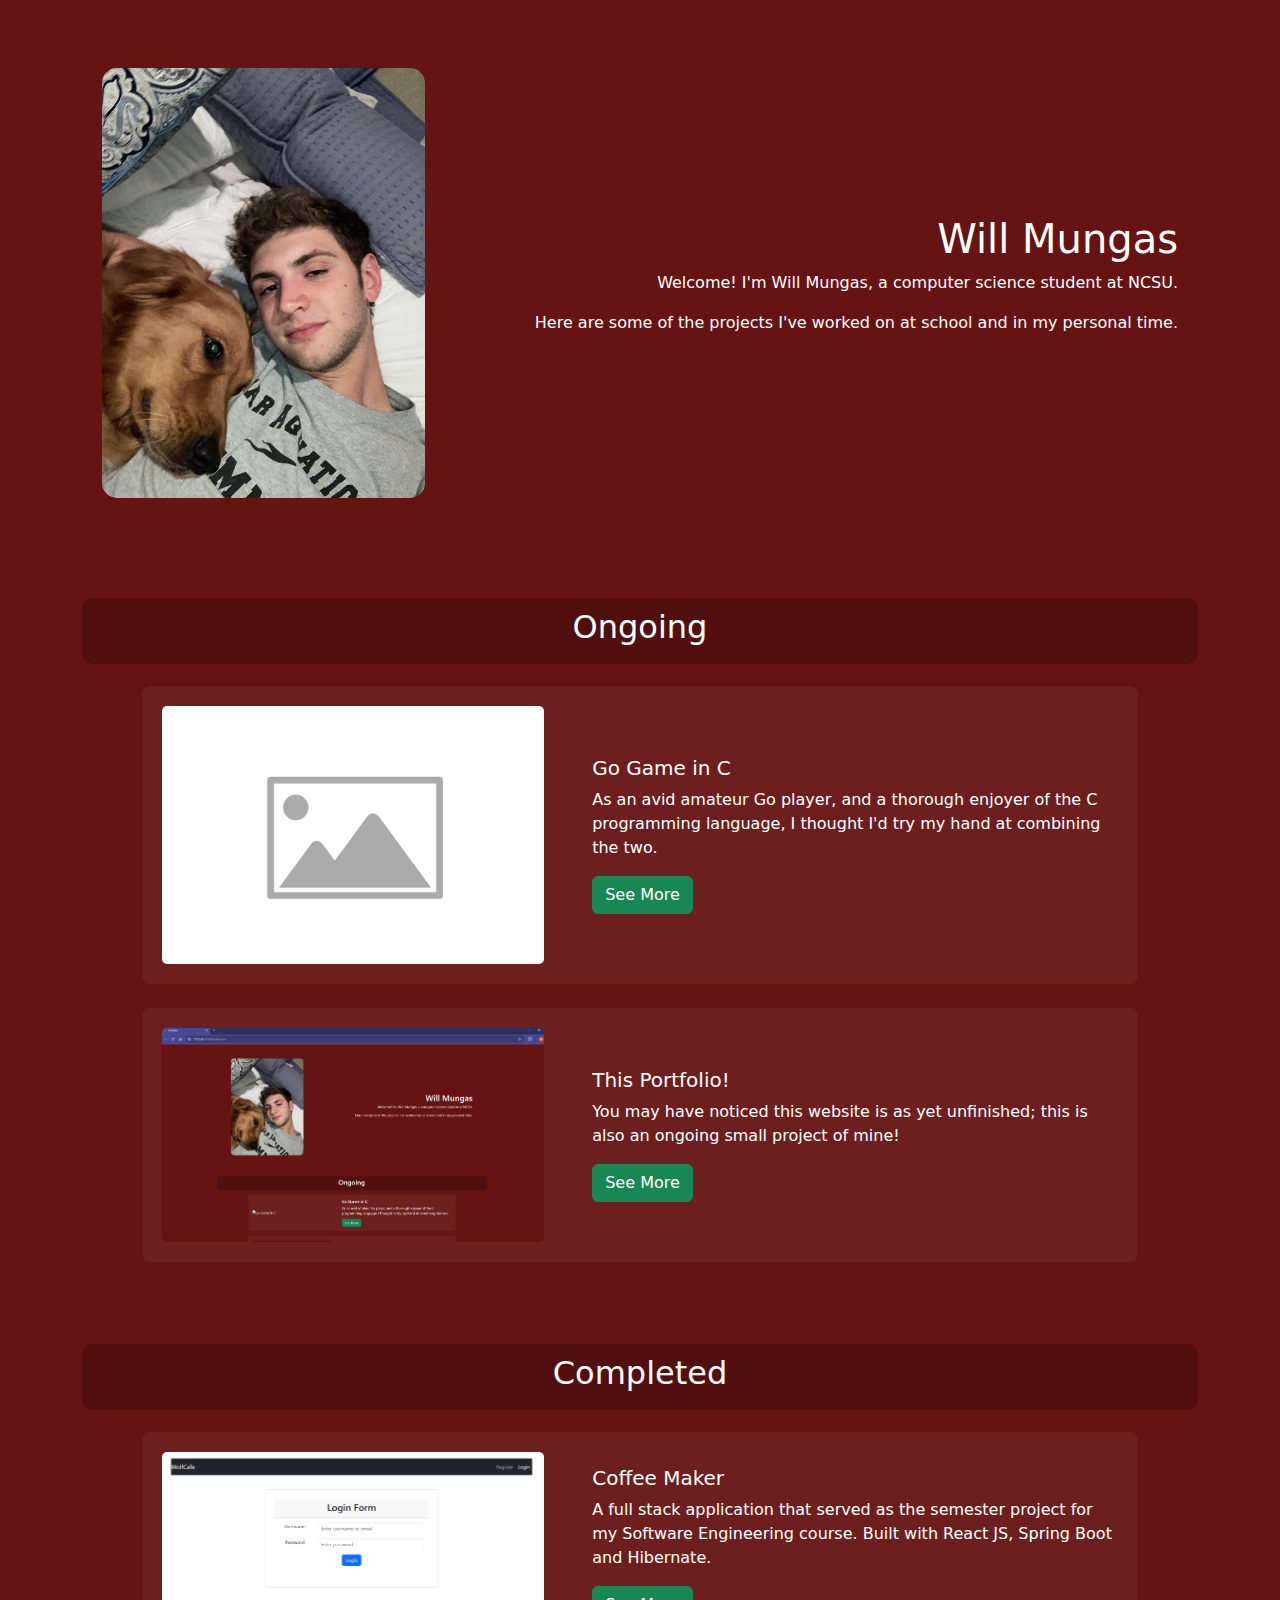
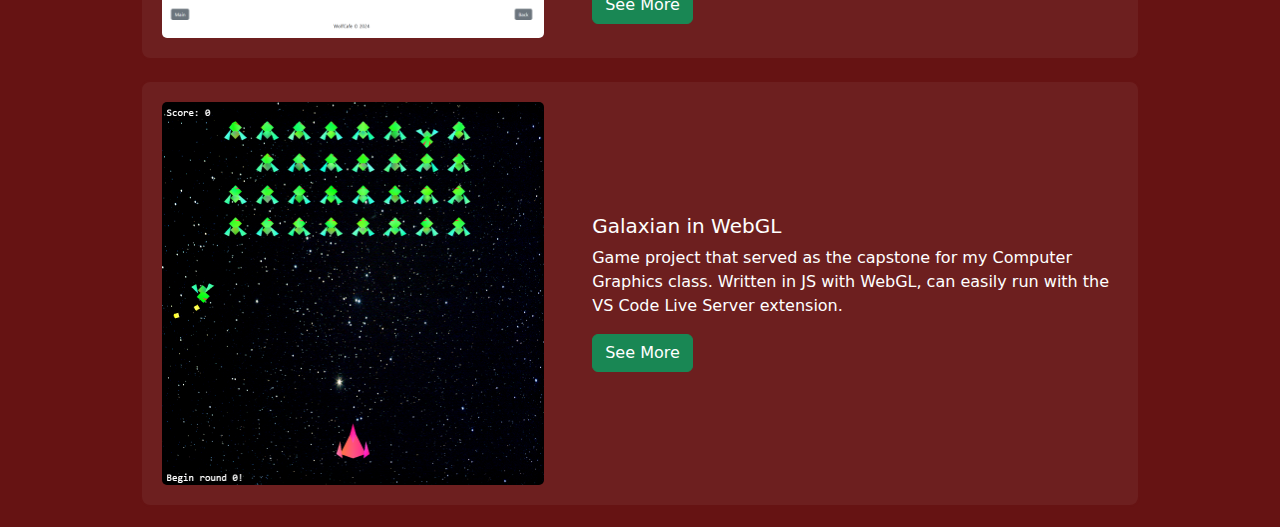
<file: index.html>
<!DOCTYPE html>
<html lang="en">
<head>
    <meta charset="UTF-8">
    <meta name="viewport" content="width=device-width, initial-scale=1.0">
    <title>Portfolio</title>
    <link href="https://cdn.jsdelivr.net/npm/bootstrap@5.3.0/dist/css/bootstrap.min.css" rel="stylesheet">
    <link rel="stylesheet" href="style.css">
</head>
    
<body>
    <div class="container mt-5">
        <div class="header">
            <img src="images/profile.jpg" alt="My Picture">
            <div>
                <h1>Will Mungas</h1>
                <p>
                    Welcome! I'm Will Mungas, a computer science student at NCSU.
                </p>
                <p>
                    Here are some of the projects I've worked on at school and in my personal time.
                </p>
            </div>
        </div>

        <div class="section-header">
            <h2>Ongoing</h2>
        </div>
        
        
        <div class="project-section">
            <img src="images/placeholder.png" alt="Go Game in C">
            <div class="project-content">
                <h5>Go Game in C</h5>
                <p>As an avid amateur Go player, and a thorough enjoyer of the C programming language, I thought I'd try my hand at combining the two.</p>
                <a href="subpages/go_game.html" class="btn btn-success">See More</a>
            </div>
        </div>

        <div class="project-section">
            <img src="images/portfolio.png" alt="Website-inception?">
            <div class="project-content">
                <h5>This Portfolio!</h5>
                <p>You may have noticed this website is as yet unfinished; this is also an ongoing small project of mine!</p>
                <a href="subpages/portfolio.html" class="btn btn-success">See More</a>
            </div>
        </div>

        <div class="section-header">
            <h2>Completed</h2>
        </div>
        
        <div class="project-section">
            <img src="images/coffee_thumbnail.png" alt="Coffee Maker">
            <div class="project-content">
                <h5>Coffee Maker</h5>
                <p>A full stack application that served as the semester project for my Software Engineering course. Built with React JS, Spring Boot and Hibernate.</p>
                <a href="subpages/coffee_maker.html" class="btn btn-success">See More</a>
            </div>
        </div>

        <div class="project-section">
            <img src="images/galaxian_thumbnail.png" alt="Galaxian in WebGL">
            <div class="project-content">
                <h5>Galaxian in WebGL</h5>
                <p>Game project that served as the capstone for my Computer Graphics class. Written in JS with WebGL, can easily run with the VS Code Live Server extension.</p>
                <a href="subpages/galaxian.html" class="btn btn-success">See More</a>
            </div>
        </div>
    </div>
</body>
</html>
</file>
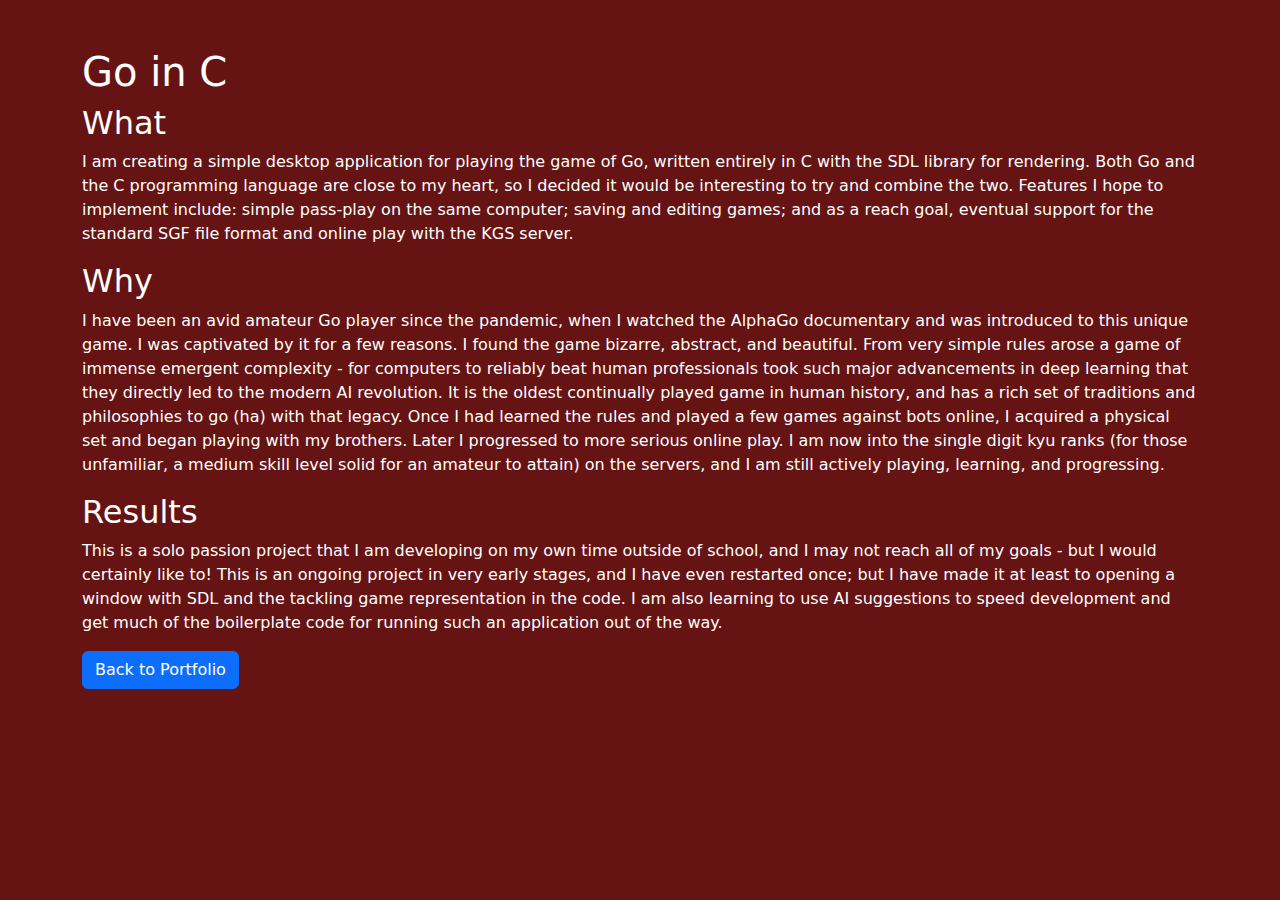
<file: go_game.html>
<!DOCTYPE html>
<html lang="en">
<head>
    <meta charset="UTF-8">
    <meta name="viewport" content="width=device-width, initial-scale=1.0">
    <title>Will Mungas - Go in C</title>
    <link href="https://cdn.jsdelivr.net/npm/bootstrap@5.3.0/dist/css/bootstrap.min.css" rel="stylesheet">
    <link rel="stylesheet" href="style.css">
</head>
<body>
    <div class="container mt-5">
        <h1>Go in C</h1>

        <!-- INSERT IMAGE HERE -->
         
        <h2>What</h2>
        <p>
            I am creating a simple desktop application for playing the game of Go, written entirely in C with the SDL library for rendering. 
            Both Go and the C programming language are close to my heart, so I decided it would be interesting to try and combine the two. 
            Features I hope to implement include: simple pass-play on the same computer; saving and editing games; and as a reach goal, eventual 
            support for the standard SGF file format and online play with the KGS server. 
        </p>

        <h2>Why</h2>
        <p>
            I have been an avid amateur Go player since the pandemic, when I watched the AlphaGo documentary and was introduced to this 
            unique game. I was captivated by it for a few reasons. I found the game bizarre, abstract, and beautiful. From very simple rules
            arose a game of immense emergent complexity - for computers to reliably beat human professionals took such major advancements in deep 
            learning that they directly led to the modern AI revolution. It is the oldest continually played game in human history, and has a rich 
            set of traditions and philosophies to go (ha) with that legacy. Once I had learned the rules and played a few games against bots online, 
            I acquired a physical set and began playing with my brothers. Later I progressed to more serious online play. I am now into the single 
            digit kyu ranks (for those unfamiliar, a medium skill level solid for an amateur to attain) on the servers, and I am still actively playing, learning, 
            and progressing. 
        </p>

        <h2>Results</h2>
        <p>
            This is a solo passion project that I am developing on my own time outside of school, and I may not reach all of my goals - but I would certainly like to!
            This is an ongoing project in very early stages, and I have even restarted once; but I have made it at least to opening a window with SDL and the tackling 
            game representation in the code. I am also learning to use AI suggestions to speed development and get much of the boilerplate code for running such
            an application out of the way. 
        </p>

        <a href="index.html" class="btn btn-primary">Back to Portfolio</a>
    </div>
</body>
</html>
</file>
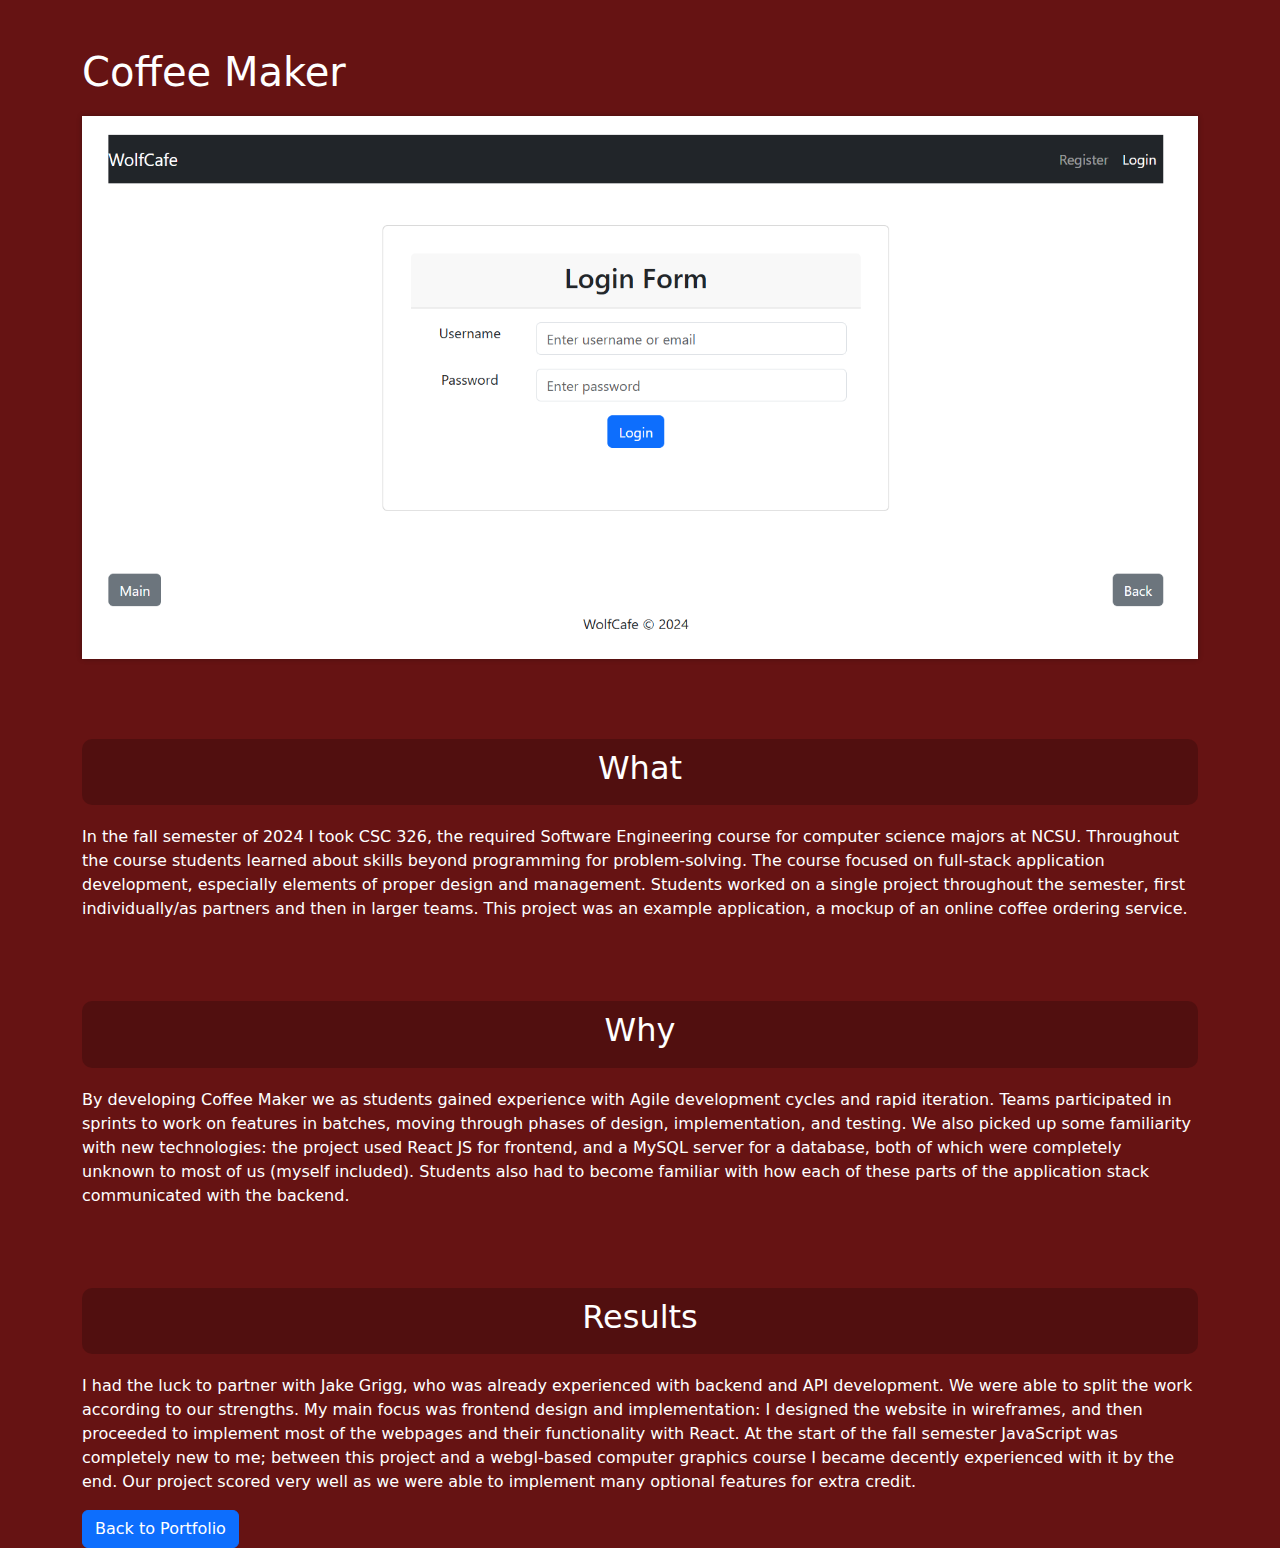
<file: subpages/coffee_maker.html>
<!DOCTYPE html>
<html lang="en">

<head>
    <meta charset="UTF-8">
    <meta name="viewport" content="width=device-width, initial-scale=1.0">
    <title>Will Mungas - Coffee Maker</title>
    <link href="https://cdn.jsdelivr.net/npm/bootstrap@5.3.0/dist/css/bootstrap.min.css" rel="stylesheet">
    <link rel="stylesheet" href="../style.css">
</head>

<body>
    <div class="container mt-5">

        <h1>Coffee Maker</h1>

        <div class="image-container">
            <img src="../images/coffee_thumbnail.png" alt="[Add description]" class="img-fluid outlined-image">
        </div>

        <div class="section-header">
            <h2>What</h2>
        </div>
        <div class="project-description">
            <p>
                In the fall semester of 2024 I took CSC 326, the required Software Engineering course for computer
                science
                majors at
                NCSU. Throughout the course students learned about skills beyond programming for problem-solving. The
                course
                focused
                on full-stack application development, especially elements of proper design and management. Students
                worked
                on a single
                project throughout the semester, first individually/as partners and then in larger teams. This project
                was
                an example application, a mockup
                of an online coffee ordering service.
            </p>
        </div>

        <div class="section-header">
            <h2>Why</h2>
        </div>
        <div class="project-description">
            <p>
                By developing Coffee Maker we as students gained experience with Agile development cycles and rapid
                iteration. Teams
                participated in sprints to work on features in batches, moving through phases of design, implementation,
                and
                testing. We
                also picked up some familiarity with new technologies: the project used React JS for frontend, and a
                MySQL
                server for a database,
                both of which were completely unknown to most of us (myself included). Students also had to become
                familiar
                with how each of these
                parts of the application stack communicated with the backend.
            </p>
        </div>

        <div class="section-header">
            <h2>Results</h2>
        </div>
        <div class="project-description">
            <p>
                I had the luck to partner with Jake Grigg, who was already experienced with backend and API development.
                We
                were able to split the work
                according to our strengths. My main focus was frontend design and implementation: I designed the website
                in
                wireframes, and
                then proceeded to implement most of the webpages and their functionality with React. At the start of the
                fall semester JavaScript was
                completely new to me; between this project and a webgl-based computer graphics course I became decently
                experienced with it by the end.
                Our project scored very well as we were able to implement many optional features for extra credit.
            </p>
        </div>
        <a href="../index.html" class="btn btn-primary">Back to Portfolio</a>
    </div>
</body>

</html>
</file>
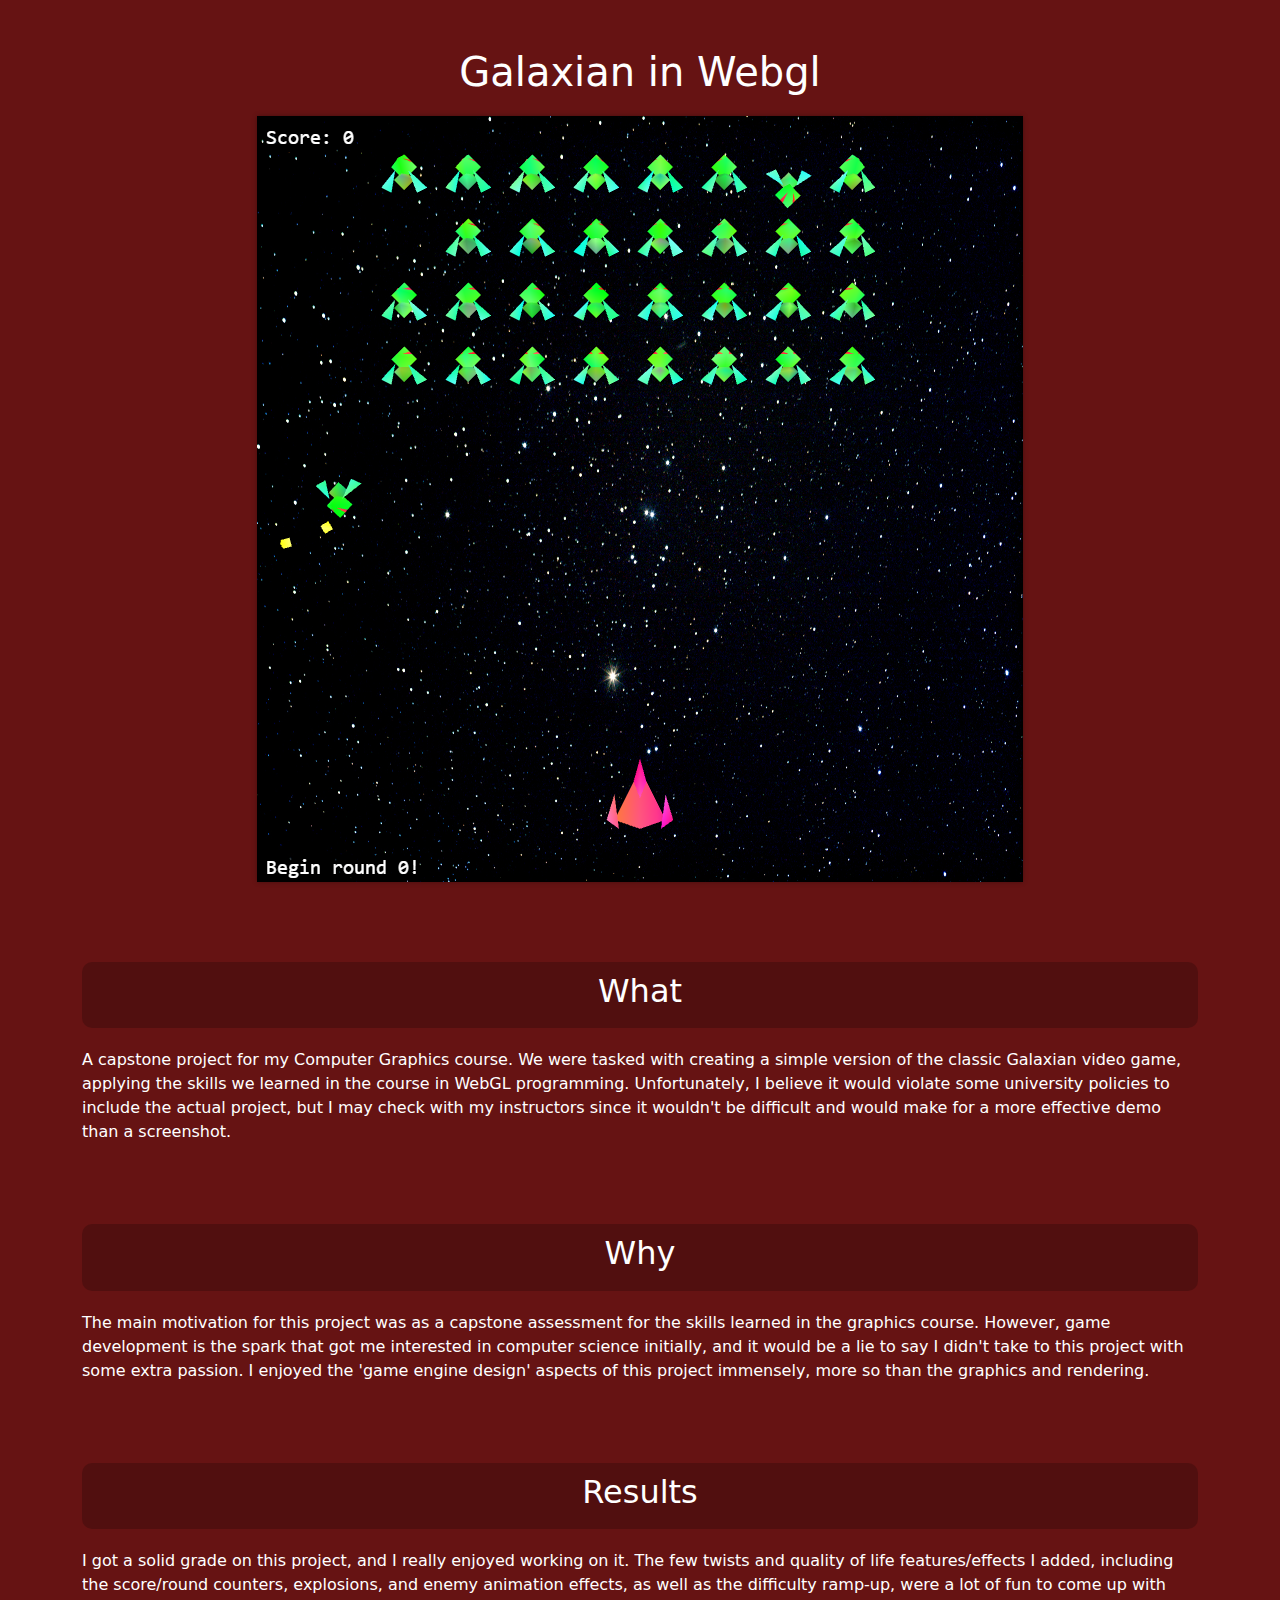
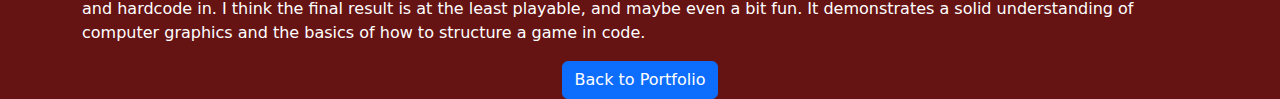
<file: subpages/galaxian.html>
<!DOCTYPE html>
<html lang="en">
<head>
    <meta charset="UTF-8">
    <meta name="viewport" content="width=device-width, initial-scale=1.0">
    <title>Will Mungas - Galaxian</title>
    <link href="https://cdn.jsdelivr.net/npm/bootstrap@5.3.0/dist/css/bootstrap.min.css" rel="stylesheet">
    <link rel="stylesheet" href="../style.css">
</head>
<body>
    <div class="container mt-5 text-center">
        <h1>Galaxian in Webgl</h1>

        <div class="image-container">
            <img src="../images/galaxian_thumbnail.png" alt="Galaxian game in WebGL" class="img-fluid outlined-image">
        </div>

        <div class="section-header">
            <h2>What</h2>
        </div>
        <div class="project-description">
            <p>
                A capstone project for my Computer Graphics course. We were tasked with creating a simple version of the classic Galaxian video game, applying the skills
                we learned in the course in WebGL programming. Unfortunately, I believe it would violate some university policies to include the actual project, but I may check
                with my instructors since it wouldn't be difficult and would make for a more effective demo than a screenshot. 
            </p>
        </div>
       

        <div class="section-header">
            <h2>Why</h2>
        </div>
        <div class="project-description">
            <p>
                The main motivation for this project was as a capstone assessment for the skills learned in the graphics course. However, game development is the spark that got me 
                interested in computer science initially, and it would be a lie to say I didn't take to this project with some extra passion. I enjoyed the 'game engine design' aspects
                of this project immensely, more so than the graphics and rendering.
            </p>
        </div>
        
        
        <div class="section-header">
            <h2>Results</h2>
        </div>
        <div class="project-description">
            <p>
                I got a solid grade on this project, and I really enjoyed working on it. The few twists and quality of life features/effects I added, including the score/round counters,
                explosions, and enemy animation effects, as well as the difficulty ramp-up, were a lot of fun to come up with and hardcode in. I think the final result 
                is at the least playable, and maybe even a bit fun. It demonstrates a solid understanding of computer graphics and the basics of how to structure
                a game in code.
            </p>
        </div>
        

        <a href="../index.html" class="btn btn-primary">Back to Portfolio</a>
    </div>
</body>
</html>
</file>
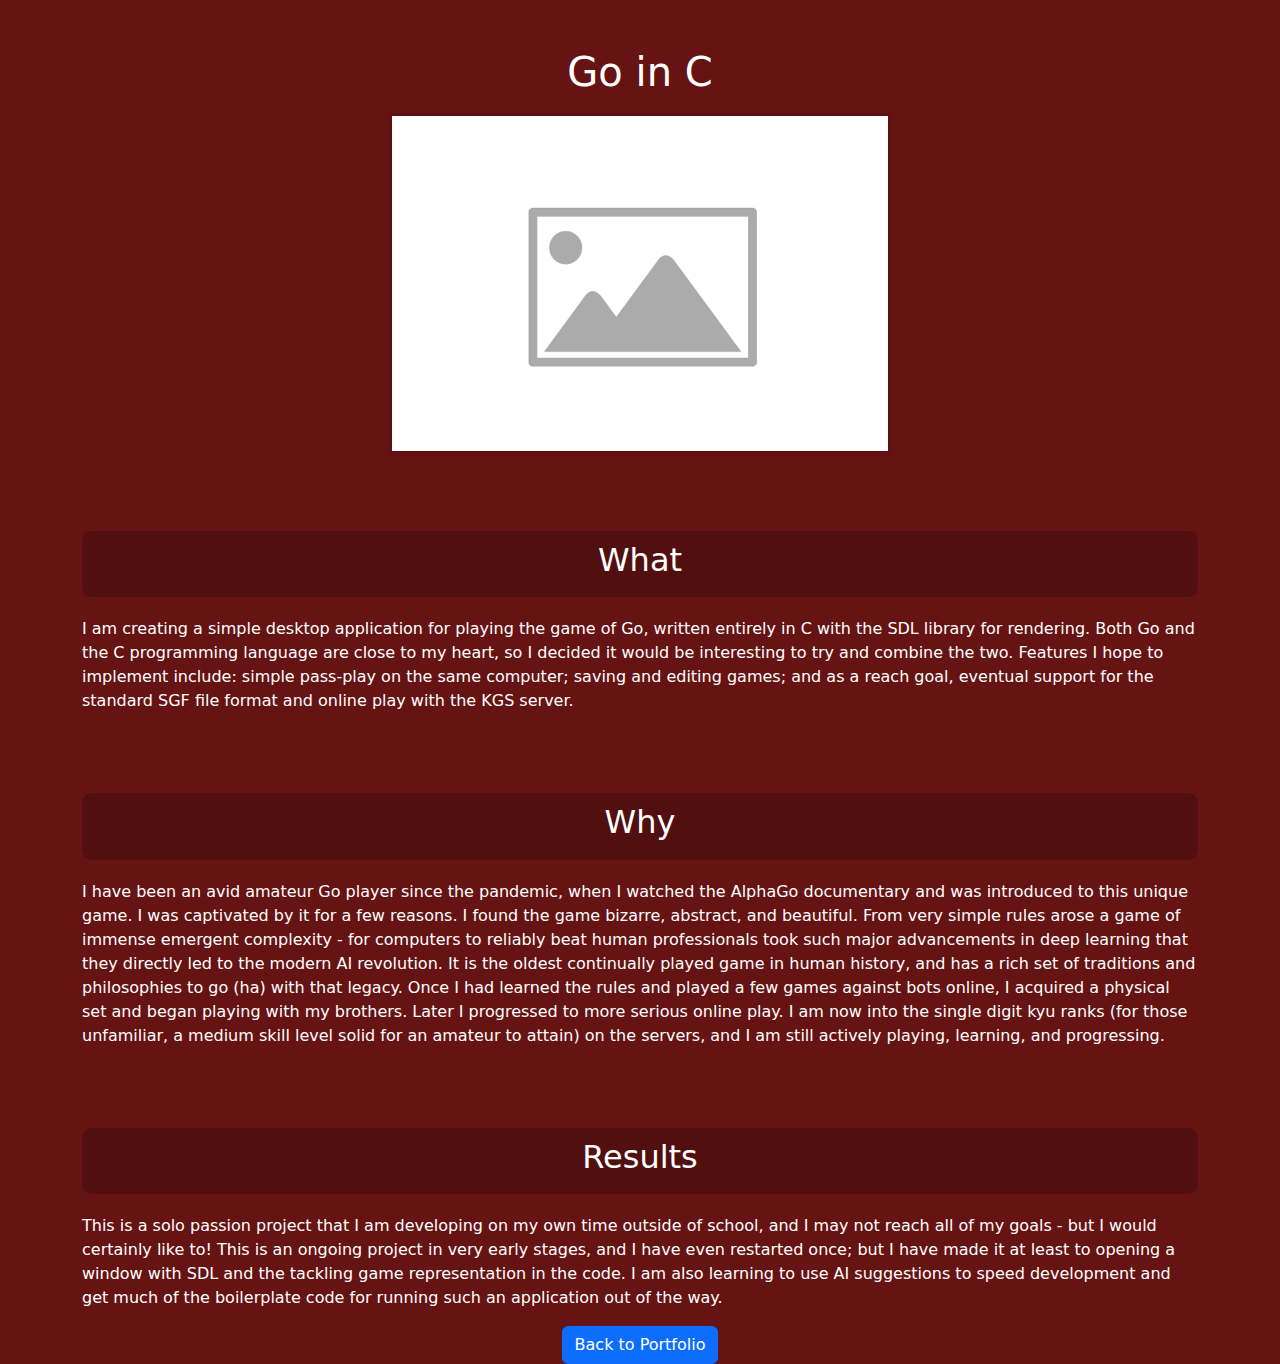
<file: subpages/go_game.html>
<!DOCTYPE html>
<html lang="en">
<head>
    <meta charset="UTF-8">
    <meta name="viewport" content="width=device-width, initial-scale=1.0">
    <title>Will Mungas - Go in C</title>
    <link href="https://cdn.jsdelivr.net/npm/bootstrap@5.3.0/dist/css/bootstrap.min.css" rel="stylesheet">
    <link rel="stylesheet" href="../style.css">
</head>
<body>
    <div class="container mt-5 text-center">
        <h1>Go in C</h1>

        <div class="image-container">
            <img src="../images/placeholder.png" alt="Go in C" class="img-fluid outlined-image">
        </div>
         
        <div class="section-header">
            <h2>What</h2>
        </div>
        <div class="project-description"">
        <p>
            I am creating a simple desktop application for playing the game of Go, written entirely in C with the SDL library for rendering. 
            Both Go and the C programming language are close to my heart, so I decided it would be interesting to try and combine the two. 
            Features I hope to implement include: simple pass-play on the same computer; saving and editing games; and as a reach goal, eventual 
            support for the standard SGF file format and online play with the KGS server. 
        </p>
        </div>

        <div class="section-header">
            <h2>Why</h2>
        </div>
        <div class="project-description"">
        <p>
            I have been an avid amateur Go player since the pandemic, when I watched the AlphaGo documentary and was introduced to this 
            unique game. I was captivated by it for a few reasons. I found the game bizarre, abstract, and beautiful. From very simple rules
            arose a game of immense emergent complexity - for computers to reliably beat human professionals took such major advancements in deep 
            learning that they directly led to the modern AI revolution. It is the oldest continually played game in human history, and has a rich 
            set of traditions and philosophies to go (ha) with that legacy. Once I had learned the rules and played a few games against bots online, 
            I acquired a physical set and began playing with my brothers. Later I progressed to more serious online play. I am now into the single 
            digit kyu ranks (for those unfamiliar, a medium skill level solid for an amateur to attain) on the servers, and I am still actively playing, learning, 
            and progressing. 
        </p>
        </div>

        <div class="section-header">
            <h2>Results</h2>
        </div>
        <div class="project-description"">
        <p>
            This is a solo passion project that I am developing on my own time outside of school, and I may not reach all of my goals - but I would certainly like to!
            This is an ongoing project in very early stages, and I have even restarted once; but I have made it at least to opening a window with SDL and the tackling 
            game representation in the code. I am also learning to use AI suggestions to speed development and get much of the boilerplate code for running such
            an application out of the way. 
        </p>
        </div>

        <a href="../index.html" class="btn btn-primary">Back to Portfolio</a>
    </div>
</body>
</html>
</file>
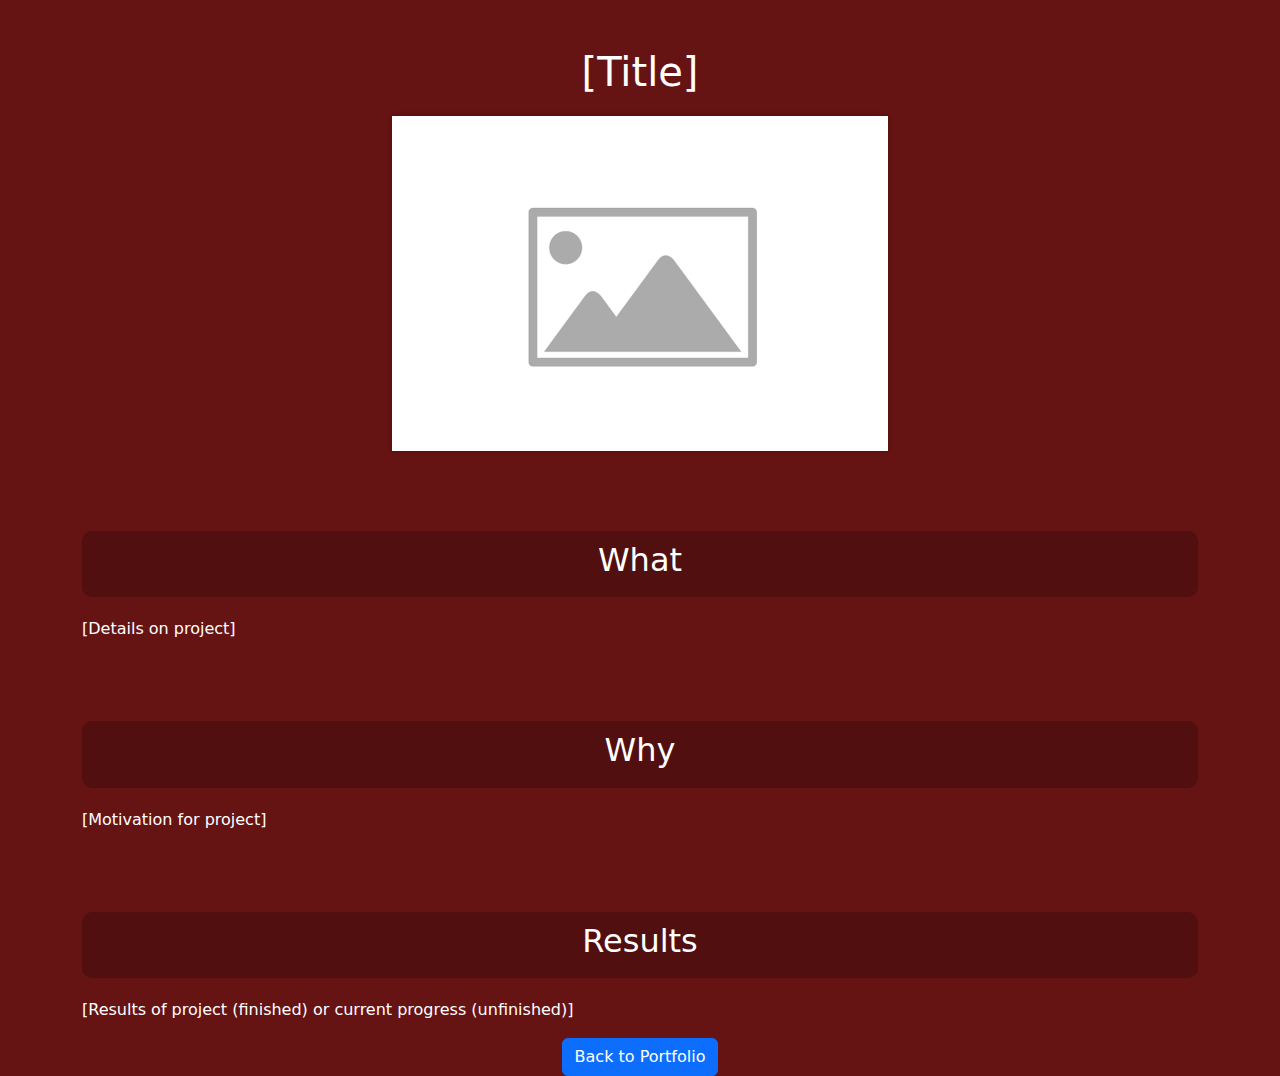
<file: subpages/subpage_template.html>
<!DOCTYPE html>
<html lang="en">
<head>
    <meta charset="UTF-8">
    <meta name="viewport" content="width=device-width, initial-scale=1.0">
    <title>Will Mungas - [subpage]</title>
    <link href="https://cdn.jsdelivr.net/npm/bootstrap@5.3.0/dist/css/bootstrap.min.css" rel="stylesheet">
    <link rel="stylesheet" href="../style.css">
</head>
<body>
    <div class="container mt-5 text-center">
        <h1>[Title]</h1>

        <div class="image-container">
            <img src="../images/placeholder.png" alt="[Add description]" class="img-fluid outlined-image">
        </div>

        <div class="section-header">
            <h2>What</h2>
        </div>

        <div class="project-description">
            <p>
                [Details on project]
            </p>
        </div>
        

        <div class="section-header">
            <h2>Why</h2>
        </div>
        <div class="project-description">
            <p>
                [Motivation for project]
            </p>
        </div>
        
        <div class="section-header">
            <h2>Results</h2>
        </div>
        <div class="project-description">
            <p>
                [Results of project (finished) or current progress (unfinished)]
            </p>
        </div>

        <a href="../index.html" class="btn btn-primary">Back to Portfolio</a>
    </div>
</body>
</html>
</file>
<file: style.css>
body {
    background-color: #661313;
    color: white;
}
.header {
    display: flex;
    align-items: center;
    justify-content: space-between;
    padding: 20px;
    max-width: 1200px;
    margin: auto;
}
.header img {
    width: 30%;
    border-radius: 15px;
    margin-right: 20px;
}

.header div {
    text-align: right; /* Align text to the right */
}

.project-section {
    background-color: rgba(255, 255, 255, 0.05);
    border: 2px solid #661313;
    padding: 20px;
    margin: 20px auto;
    border-radius: 10px;
    max-width: 1000px;
    text-align: left;
    display: flex;
    align-items: center;
    justify-content: space-between;
}
.project-section img {
    width: 40%;
    border-radius: 5px;
}
.project-content {
    width: 55%;
    text-align: left;
}
.section-header {
    text-align: center;
    background-color: rgba(0, 0, 0, 0.2); /* Darker background */
    padding: 10px;
    margin: 80px auto 20px auto; /* Doubled the top margin */
    max-width: 1200 px;
    border-radius: 10px;
}

.image-container {
    margin-top: 20px; /* Add space above the image */
    margin-bottom: 30px; /* Add space below the image */
}

.outlined-image {
    box-shadow: 0 0 5px rgba(0, 0, 0, 0.3); /* Subtle dark outline */
}

.project-description {
    text-align: left
}
</file>
